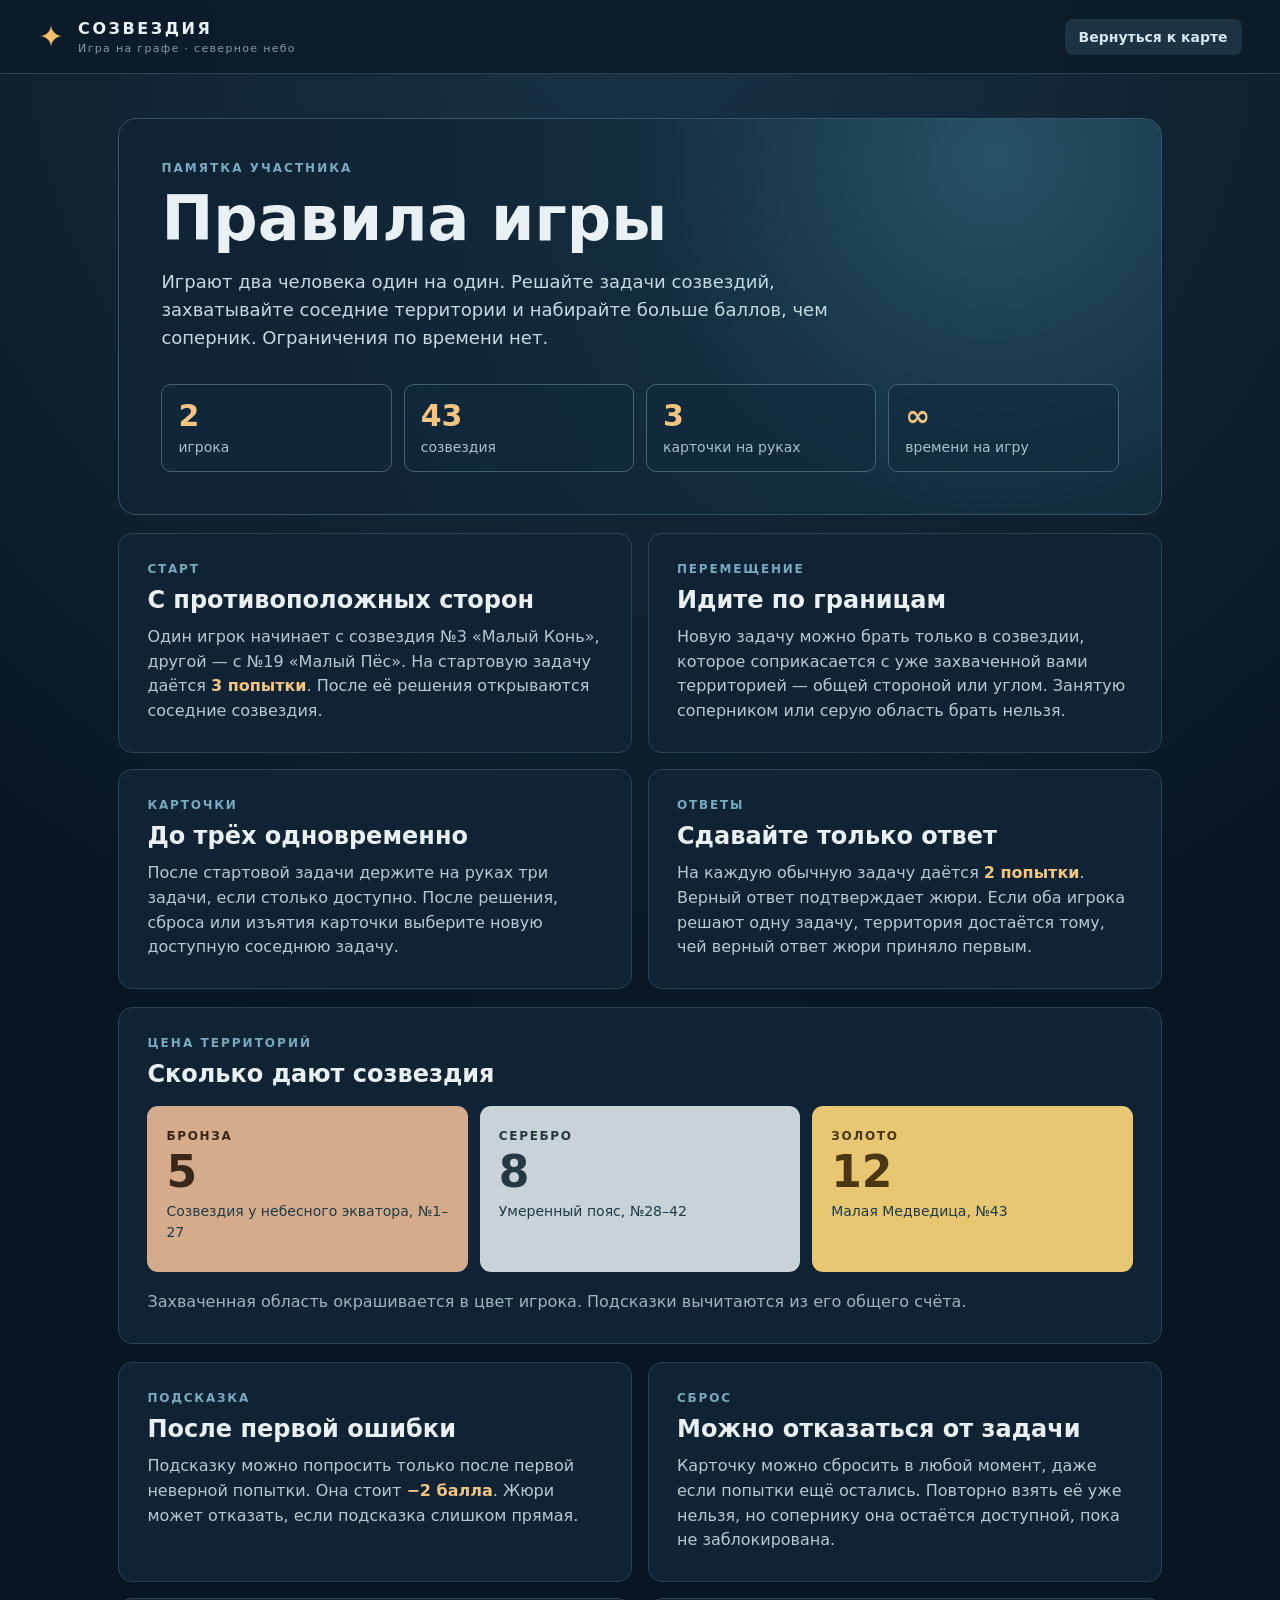
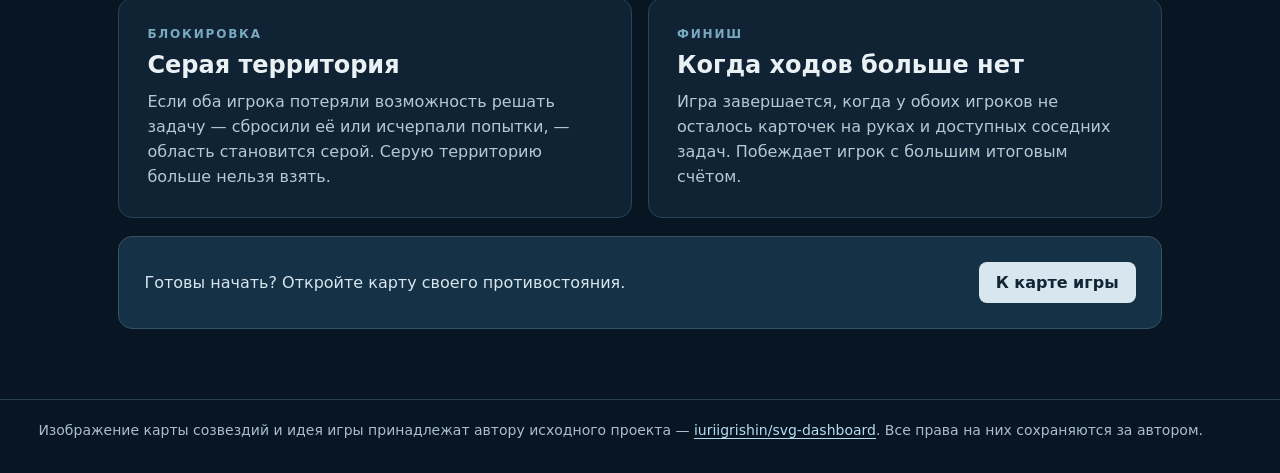
<file: site/rules.html>
<!doctype html>
<html lang="ru">
<head>
  <meta charset="utf-8">
  <meta name="viewport" content="width=device-width,initial-scale=1">
  <meta name="description" content="Правила игры с созвездиями для двух игроков">
  <title>Правила · Созвездия</title>
  <link rel="stylesheet" href="style.css">
  <link rel="stylesheet" href="rules.css">
</head>
<body>
  <header>
    <div class="brand"><span class="brand-mark">✦</span><div><strong>СОЗВЕЗДИЯ</strong><small>Игра на графе · северное небо</small></div></div>
    <a id="backToGame" class="rules-back" href="./">Вернуться к карте</a>
  </header>
  <main class="rules-page">
    <section class="rules-hero">
      <div class="eyebrow">ПАМЯТКА УЧАСТНИКА</div>
      <h1>Правила игры</h1>
      <p>Играют два человека один на один. Решайте задачи созвездий, захватывайте соседние территории и набирайте больше баллов, чем соперник. Ограничения по времени нет.</p>
      <div class="rule-facts"><div><strong>2</strong><span>игрока</span></div><div><strong>43</strong><span>созвездия</span></div><div><strong>3</strong><span>карточки на руках</span></div><div><strong>∞</strong><span>времени на игру</span></div></div>
    </section>

    <section class="rules-grid" aria-label="Основные правила">
      <article class="rule-card"><div class="rule-kicker">СТАРТ</div><h2>С противоположных сторон</h2><p>Один игрок начинает с созвездия №3 «Малый Конь», другой — с №19 «Малый Пёс». На стартовую задачу даётся <strong>3 попытки</strong>. После её решения открываются соседние созвездия.</p></article>
      <article class="rule-card"><div class="rule-kicker">ПЕРЕМЕЩЕНИЕ</div><h2>Идите по границам</h2><p>Новую задачу можно брать только в созвездии, которое соприкасается с уже захваченной вами территорией — общей стороной или углом. Занятую соперником или серую область брать нельзя.</p></article>
      <article class="rule-card"><div class="rule-kicker">КАРТОЧКИ</div><h2>До трёх одновременно</h2><p>После стартовой задачи держите на руках три задачи, если столько доступно. После решения, сброса или изъятия карточки выберите новую доступную соседнюю задачу.</p></article>
      <article class="rule-card"><div class="rule-kicker">ОТВЕТЫ</div><h2>Сдавайте только ответ</h2><p>На каждую обычную задачу даётся <strong>2 попытки</strong>. Верный ответ подтверждает жюри. Если оба игрока решают одну задачу, территория достаётся тому, чей верный ответ жюри приняло первым.</p></article>
    </section>

    <section class="rules-section"><div class="eyebrow">ЦЕНА ТЕРРИТОРИЙ</div><h2>Сколько дают созвездия</h2><div class="zone-grid"><div class="zone bronze-zone"><span>БРОНЗА</span><strong>5</strong><p>Созвездия у небесного экватора, №1–27</p></div><div class="zone silver-zone"><span>СЕРЕБРО</span><strong>8</strong><p>Умеренный пояс, №28–42</p></div><div class="zone gold-zone"><span>ЗОЛОТО</span><strong>12</strong><p>Малая Медведица, №43</p></div></div><p class="section-note">Захваченная область окрашивается в цвет игрока. Подсказки вычитаются из его общего счёта.</p></section>

    <section class="rules-grid rules-grid-bottom" aria-label="Дополнительные правила">
      <article class="rule-card"><div class="rule-kicker">ПОДСКАЗКА</div><h2>После первой ошибки</h2><p>Подсказку можно попросить только после первой неверной попытки. Она стоит <strong>−2 балла</strong>. Жюри может отказать, если подсказка слишком прямая.</p></article>
      <article class="rule-card"><div class="rule-kicker">СБРОС</div><h2>Можно отказаться от задачи</h2><p>Карточку можно сбросить в любой момент, даже если попытки ещё остались. Повторно взять её уже нельзя, но сопернику она остаётся доступной, пока не заблокирована.</p></article>
      <article class="rule-card"><div class="rule-kicker">БЛОКИРОВКА</div><h2>Серая территория</h2><p>Если оба игрока потеряли возможность решать задачу — сбросили её или исчерпали попытки, — область становится серой. Серую территорию больше нельзя взять.</p></article>
      <article class="rule-card"><div class="rule-kicker">ФИНИШ</div><h2>Когда ходов больше нет</h2><p>Игра завершается, когда у обоих игроков не осталось карточек на руках и доступных соседних задач. Побеждает игрок с большим итоговым счётом.</p></article>
    </section>
    <div class="rules-cta"><p>Готовы начать? Откройте карту своего противостояния.</p><a id="backToGameBottom" href="./">К карте игры</a></div>
  </main>
  <footer class="site-credit"><p>Изображение карты созвездий и идея игры принадлежат автору исходного проекта — <a href="https://github.com/iuriigrishin/svg-dashboard" target="_blank" rel="noopener noreferrer">iuriigrishin/svg-dashboard</a>. Все права на них сохраняются за автором.</p></footer>
  <script>for(const id of ['backToGame','backToGameBottom'])document.getElementById(id).href='./'+location.search;</script>
</body>
</html>
</file>
<file: site/style.css>
:root{font-family:Inter,system-ui,-apple-system,Segoe UI,sans-serif;color:#eaf1f5;background:#081522;font-size:16px}*{box-sizing:border-box}body{margin:0;background:radial-gradient(circle at 50% 0,#193246 0,#081522 50%)}button,input{font:inherit}button{cursor:pointer;border:0;border-radius:8px;padding:10px 14px;background:#d7e6ef;color:#112535;font-weight:700}button:hover{filter:brightness(1.12)}button:disabled{opacity:.4;cursor:not-allowed}button.quiet{background:#1c3344;color:#d8e6ef}header{height:74px;border-bottom:1px solid #284252;display:flex;align-items:center;justify-content:space-between;padding:0 3vw;background:#0c1b28e8}.brand{display:flex;align-items:center;gap:12px;letter-spacing:.16em}.brand-mark{font-size:30px;color:#f5be67}.brand small{display:block;color:#819bab;font-size:11px;letter-spacing:.12em;margin-top:4px}.header-right{display:flex;gap:18px;align-items:center;color:#91a9b8;font-size:13px}main{max-width:1600px;margin:auto;padding:30px 3vw 50px}.top{display:flex;justify-content:space-between;gap:24px;align-items:end;margin-bottom:26px}.eyebrow{font-size:12px;font-weight:800;letter-spacing:.17em;color:#78a9be}h1{font-size:clamp(30px,3vw,46px);margin:9px 0 6px;line-height:1.1}p{color:#9db4c1;line-height:1.55;margin:0}.clock{min-width:205px;text-align:right}.clock small{display:block;color:#89a4b4;letter-spacing:.14em}.clock strong{display:block;font-size:30px;font-variant-numeric:tabular-nums;margin:4px 0}.clock span{font-size:13px;color:#efc47e}.game{display:grid;grid-template-columns:minmax(210px,1fr) minmax(460px,2.7fr) minmax(210px,1fr);gap:16px}.team,.map-panel,.detail,.rules{border:1px solid #284353;border-radius:14px;background:#102334;box-shadow:0 16px 34px #03101b44}.team{padding:20px;min-height:610px}.team-top{display:flex;align-items:center;gap:9px;color:#90a8b5;font-size:12px;letter-spacing:.14em;font-weight:800}.orb{width:10px;height:10px;border-radius:50%;background:#f2934e;box-shadow:0 0 16px #f2934e}.green .orb{background:#5dcc9d;box-shadow:0 0 16px #5dcc9d}h2{font-size:23px;margin:14px 0}.points{display:flex;align-items:baseline;gap:8px;border-bottom:1px solid #294251;padding-bottom:16px}.points strong{font-size:52px;line-height:1}.orange .points strong{color:#f1a267}.green .points strong{color:#6bd5ab}.points span{color:#8ba6b5}.stats{display:flex;justify-content:space-between;gap:6px;color:#93aab7;font-size:13px;padding:15px 0}.stats b{color:#eaf1f5}h3{font-size:14px;margin:18px 0 10px;display:flex;justify-content:space-between}.cards{min-height:93px}.card{display:flex;justify-content:space-between;align-items:center;padding:10px;margin:7px 0;background:#1a3445;border:1px solid #355065;border-radius:8px;font-size:14px}.card small{color:#91aaba}.available{display:flex;flex-wrap:wrap;gap:6px}.available button{background:#1b3947;color:#c8dce7;font-size:13px;padding:6px 9px}.empty{color:#688597;font-size:13px;line-height:1.45}.map-panel{overflow:hidden;display:flex;flex-direction:column}.map-head{display:flex;justify-content:space-between;padding:15px 20px;font-size:12px;letter-spacing:.13em;color:#a7bfcb;border-bottom:1px solid #284353}.map{flex:1;min-height:540px;background:radial-gradient(circle at 50% 38%,#254257 0,#132c3d 40%,#0b1d2c 78%);display:flex;align-items:center;justify-content:center;padding:16px}.map svg{width:100%;height:100%;max-height:620px;overflow:visible}.map path[id^=path-]{stroke:#152631!important;stroke-width:1.8!important;cursor:pointer;transition:fill .18s,stroke .18s}.map path[id^=path-]:hover,.map path.selected{stroke:#fff2c6!important;stroke-width:3!important}.map .task-number{fill:#182f3a;font-size:13px;font-weight:800;text-anchor:middle;pointer-events:none}.legend{display:flex;flex-wrap:wrap;gap:9px 15px;padding:13px 18px;border-top:1px solid #284353;color:#aac0ca;font-size:12px}.legend span{display:flex;align-items:center;gap:6px}.legend i{display:inline-block;width:11px;height:11px;border-radius:3px}.bronze{background:#b98965}.silver{background:#b8c6d0}.gold{background:#dfb85b}.owned1{background:#f2934e}.owned2{background:#5dcc9d}.blocked{background:#69747b}.bottom{display:grid;grid-template-columns:1fr 1fr;gap:16px;margin-top:16px}.detail,.rules{padding:20px}.detail h2{margin:8px 0}.actions{display:flex;flex-wrap:wrap;gap:8px;margin-top:16px}.actions button{font-size:13px}.rules p{font-size:14px;margin-top:9px}#notice{position:fixed;bottom:18px;left:50%;transform:translateX(-50%);background:#e9f1f2;color:#142c3a;padding:10px 16px;border-radius:8px;display:none;box-shadow:0 8px 30px #0008}dialog{border:1px solid #486271;border-radius:14px;background:#102334;color:#eaf1f5;max-width:460px;width:calc(100% - 30px);padding:24px}dialog::backdrop{background:#020c16bb}dialog p{margin-bottom:18px}dialog label{display:block;margin:13px 0;font-size:14px}dialog input{display:block;width:100%;margin-top:6px;padding:10px;border:1px solid #486271;border-radius:7px;background:#0a1a28;color:white}.dialog-actions{display:flex;justify-content:end;gap:8px;margin-top:22px}@media(max-width:1050px){.game{grid-template-columns:1fr 1fr}.map-panel{grid-column:1/-1;grid-row:1}.team{min-height:unset}.map{min-height:450px}}@media(max-width:650px){header{padding:0 16px}.header-right #connection{display:none}main{padding:22px 12px}.top{align-items:start}.clock{min-width:125px}.clock strong{font-size:20px}.game{gap:10px}.team{padding:12px}.team h2{font-size:17px}.points strong{font-size:34px}.stats{display:block}.stats span{display:block;margin:5px 0}.map{min-height:360px;padding:3px}.bottom{grid-template-columns:1fr}.legend{font-size:11px}}
.game-switch{display:flex;justify-content:space-between;align-items:center;gap:12px;margin-bottom:16px;border-bottom:1px solid #385062}.game-switch nav{display:flex;gap:4px;overflow-x:auto;min-width:0}.game-switch button{white-space:nowrap}.game-switch nav button{background:transparent;color:#9cb6c5;border-radius:8px 8px 0 0;padding:12px 16px}.game-switch nav button.active{color:#f2f6f8;background:#244258;box-shadow:inset 0 -3px #8fcbef}.sheet-panel{margin-top:16px;border:1px solid #284353;border-radius:14px;background:#102334;overflow:hidden}.sheet-heading{padding:18px 20px;display:flex;justify-content:space-between;align-items:center;gap:15px}.sheet-heading h2{margin:7px 0 0}.sheet-heading span{color:#8fa9b9;font-size:13px}.sheet-scroll{overflow:auto;max-height:430px}.ledger{border-collapse:separate;border-spacing:0;width:max-content;min-width:100%;font-size:14px}.ledger th,.ledger td{border-right:1px solid #57708088;border-bottom:1px solid #57708088;text-align:center;min-width:58px;height:37px;padding:4px 8px;color:#18303c}.ledger th:first-child,.ledger td:first-child{position:sticky;left:0;z-index:2;min-width:135px;text-align:left;background:#dce6eb;font-weight:700}.ledger thead th{position:sticky;top:0;z-index:3;background:#dce6eb}.ledger thead th:first-child{z-index:4}.ledger td.bronze-cell,.ledger th.bronze-cell{background:#e6d3b7}.ledger td.silver-cell,.ledger th.silver-cell{background:#d4dce0}.ledger td.gold-cell,.ledger th.gold-cell{background:#f4e4bc}.ledger td.claim-one,.ledger th.claim-one{background:#f8c699}.ledger td.claim-two,.ledger th.claim-two{background:#b9e0bd}.ledger td.locked,.ledger th.locked{background:#aeb8be}.ledger tr.team1 td:first-child{background:#f8c699}.ledger tr.team2 td:first-child{background:#b9e0bd}.ledger td.pick,.ledger th.pick{outline:3px solid #fff;outline-offset:-3px}.ledger td[data-task],.ledger th[data-task]{cursor:pointer}.ledger td[data-task]:hover,.ledger th[data-task]:hover{filter:brightness(1.1)}@media(max-width:650px){.sheet-heading{display:block}.sheet-heading span{display:block;margin-top:8px}.game-switch nav button{padding:10px}}
@media(max-width:650px){.header-right{gap:5px}.header-right button{font-size:12px;padding:8px 7px}.clock{min-width:130px}.clock strong{font-size:15px;line-height:1.3;margin-top:8px;display:block}}

.game-controls{display:flex;gap:7px;flex-shrink:0}.game-controls .danger{color:#ffbbb0;background:#462b32}.map{position:relative}.map-tooltip{position:absolute;z-index:5;pointer-events:none;background:#e9f1f2;color:#173342;padding:7px 10px;border-radius:7px;box-shadow:0 5px 17px #06131d88;font-size:14px;font-weight:700;white-space:nowrap}.map-tooltip[hidden]{display:none}@media(max-width:650px){.game-controls{gap:3px}.game-controls button{font-size:12px;padding:7px}}

[hidden]{display:none!important}.empty-state{padding:42px 24px;text-align:center;border:1px solid #284353;border-radius:14px;background:#102334}.empty-state h2{margin:0 0 9px}.empty-state p{margin:0}

.map-tooltip{left:auto!important;right:12px;top:12px!important;max-width:min(430px,calc(100% - 24px));max-height:min(360px,calc(100% - 24px));overflow:auto;white-space:normal;pointer-events:auto;user-select:none;-webkit-user-select:none}.map-tooltip strong{display:block;margin-bottom:7px}.task-text{margin-top:14px;padding:14px;border:1px solid #416276;border-radius:9px;background:#183449;color:#eaf1f5;line-height:1.5;white-space:pre-wrap;user-select:none;-webkit-user-select:none;overflow-wrap:anywhere}.map-tooltip .task-text{margin:0;color:#173342;background:transparent;border:0;padding:0}.task-text[hidden]{display:none}

.header-link{color:#d8e6ef;text-decoration:none;font-weight:700;font-size:14px;padding:10px 6px}.header-link:hover,.header-link:focus-visible{color:#fff;text-decoration:underline}@media(max-width:650px){.header-link{font-size:12px;padding:7px 4px}}

.site-credit{max-width:1600px;margin:0 auto;padding:20px 3vw 32px;border-top:1px solid #284252}.site-credit p{font-size:14px;line-height:1.5;color:#a9bfca}.site-credit a{color:#b6dcf3;text-underline-offset:3px}.site-credit a:hover,.site-credit a:focus-visible{color:#fff}@media(max-width:650px){.site-credit{padding:18px 16px 28px}}
</file>
<file: site/rules.css>
.rules-page{max-width:1120px;padding-top:44px;padding-bottom:70px}.rules-back{color:#d8e6ef;text-decoration:none;font-size:14px;font-weight:700;padding:10px 14px;border-radius:8px;background:#1c3344}.rules-back:hover{background:#29475a}.rules-hero{padding:42px;border:1px solid #365267;border-radius:18px;background:radial-gradient(circle at 84% 10%,#285166 0,#122b3d 40%,#102334 80%)}.rules-hero h1{font-size:clamp(38px,5vw,62px);margin:10px 0 15px}.rules-hero>p{max-width:720px;font-size:18px;color:#c6d8e1}.rule-facts{display:grid;grid-template-columns:repeat(4,1fr);gap:12px;margin-top:32px}.rule-facts div{padding:16px;border:1px solid #456174;border-radius:10px;background:#102a3b9c}.rule-facts strong{display:block;font-size:30px;color:#f3c580;line-height:1}.rule-facts span{display:block;color:#a8c0cc;font-size:14px;margin-top:8px}.rules-grid{display:grid;grid-template-columns:repeat(2,1fr);gap:16px;margin-top:18px}.rule-card,.rules-section{border:1px solid #284353;border-radius:14px;background:#102334;padding:28px}.rule-kicker{font-size:12px;letter-spacing:.15em;color:#78a9be;font-weight:800}.rule-card h2,.rules-section h2{font-size:24px;margin:10px 0 11px}.rule-card p{font-size:16px;color:#b5c9d3}.rule-card strong{color:#f3c580}.rules-section{margin-top:18px}.zone-grid{display:grid;grid-template-columns:repeat(3,1fr);gap:12px;margin-top:18px}.zone{border-radius:11px;padding:19px;min-height:166px}.zone span{font-size:12px;letter-spacing:.14em;font-weight:800}.zone strong{display:block;font-size:44px;margin:4px 0;line-height:1.1}.zone p{font-size:14px;color:#203b47}.bronze-zone{background:#d5ac8b;color:#392719}.silver-zone{background:#c8d3d8;color:#243944}.gold-zone{background:#e8c772;color:#4a3613}.section-note{margin-top:18px}.rules-grid-bottom{margin-top:18px}.rules-cta{margin-top:18px;padding:25px;border:1px solid #365267;border-radius:14px;background:#153146;display:flex;align-items:center;justify-content:space-between;gap:20px}.rules-cta p{color:#d8e6ef}.rules-cta a{display:inline-block;background:#d7e6ef;color:#112535;border-radius:8px;text-decoration:none;padding:11px 17px;font-weight:700;white-space:nowrap}.rules-cta a:hover{background:white}@media(max-width:760px){.rules-page{padding:22px 12px 50px}.rules-hero{padding:28px}.rule-facts{grid-template-columns:repeat(2,1fr)}.rules-grid{grid-template-columns:1fr}.zone-grid{grid-template-columns:1fr}.zone{min-height:120px}.rules-cta{display:block}.rules-cta a{margin-top:14px}}@media(max-width:480px){.rules-back{font-size:12px;padding:8px}.rules-hero>p{font-size:16px}.rule-card,.rules-section{padding:20px}}
</file>
